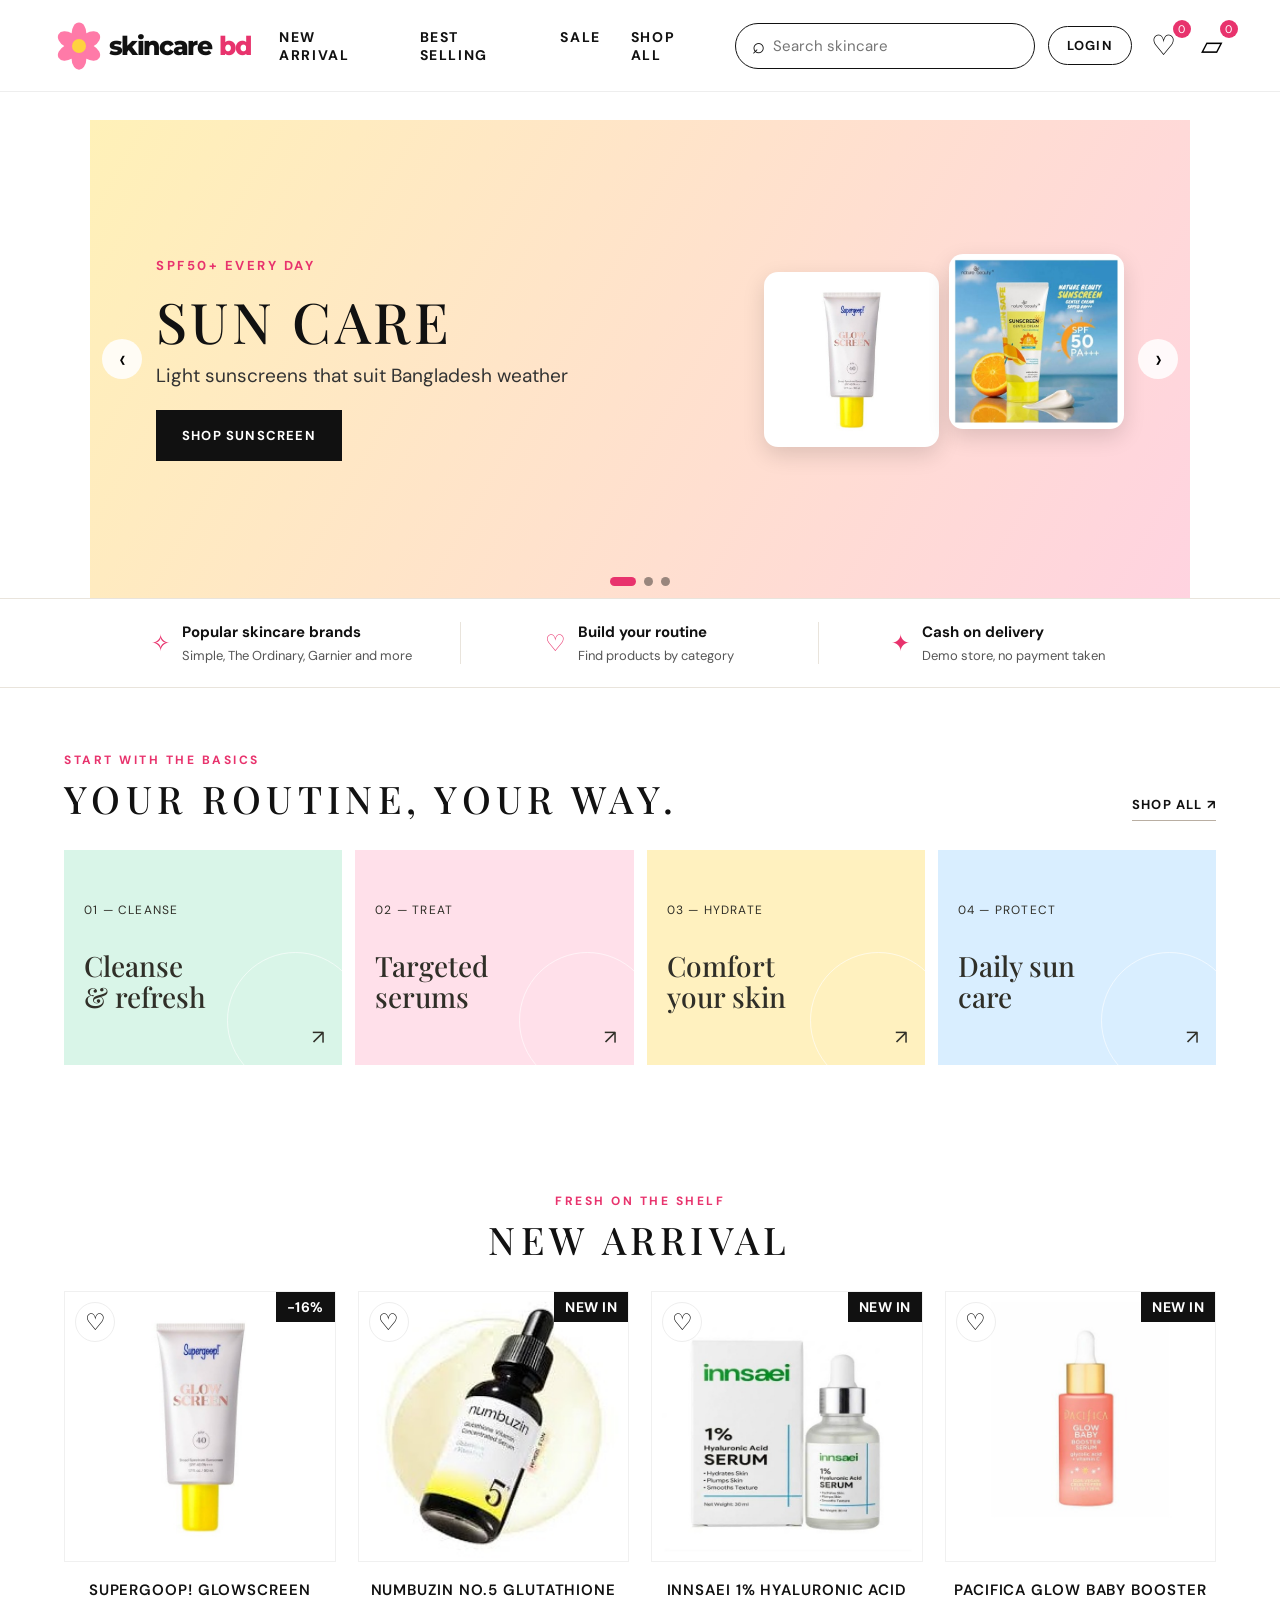
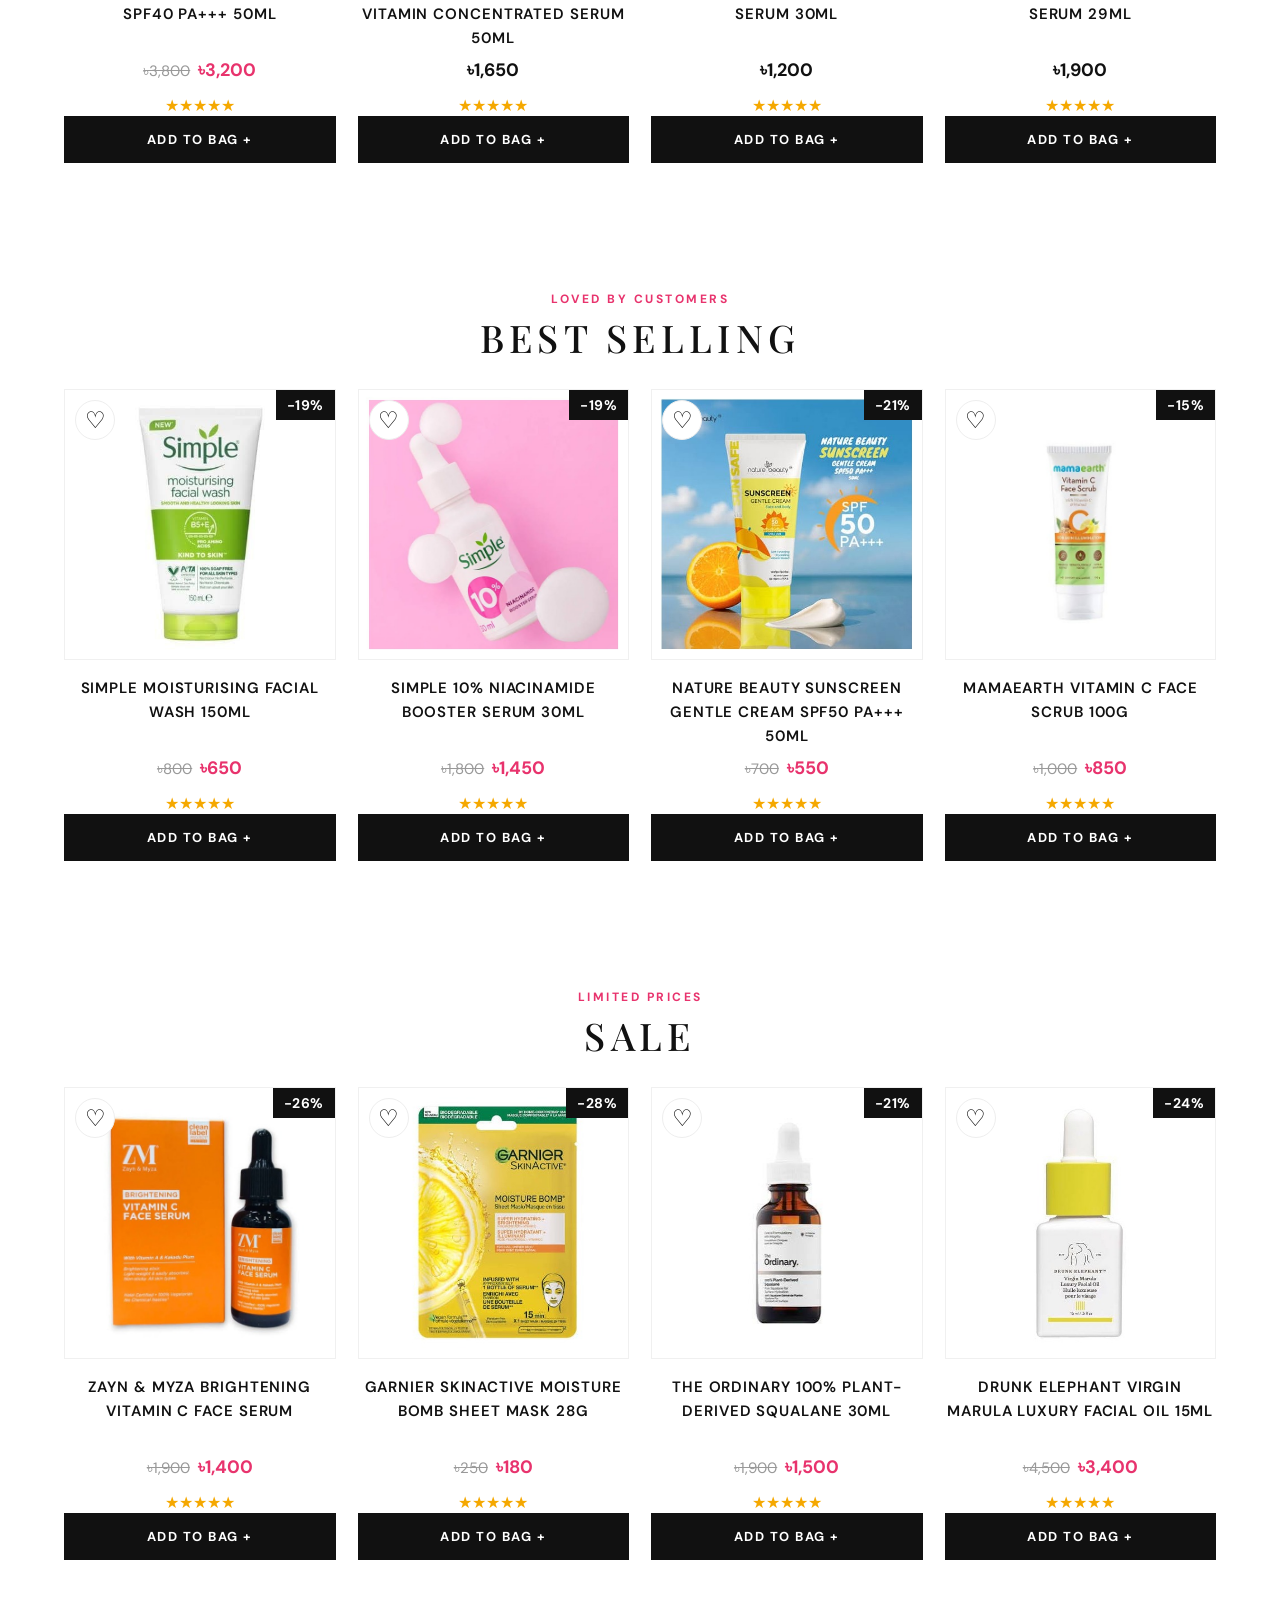
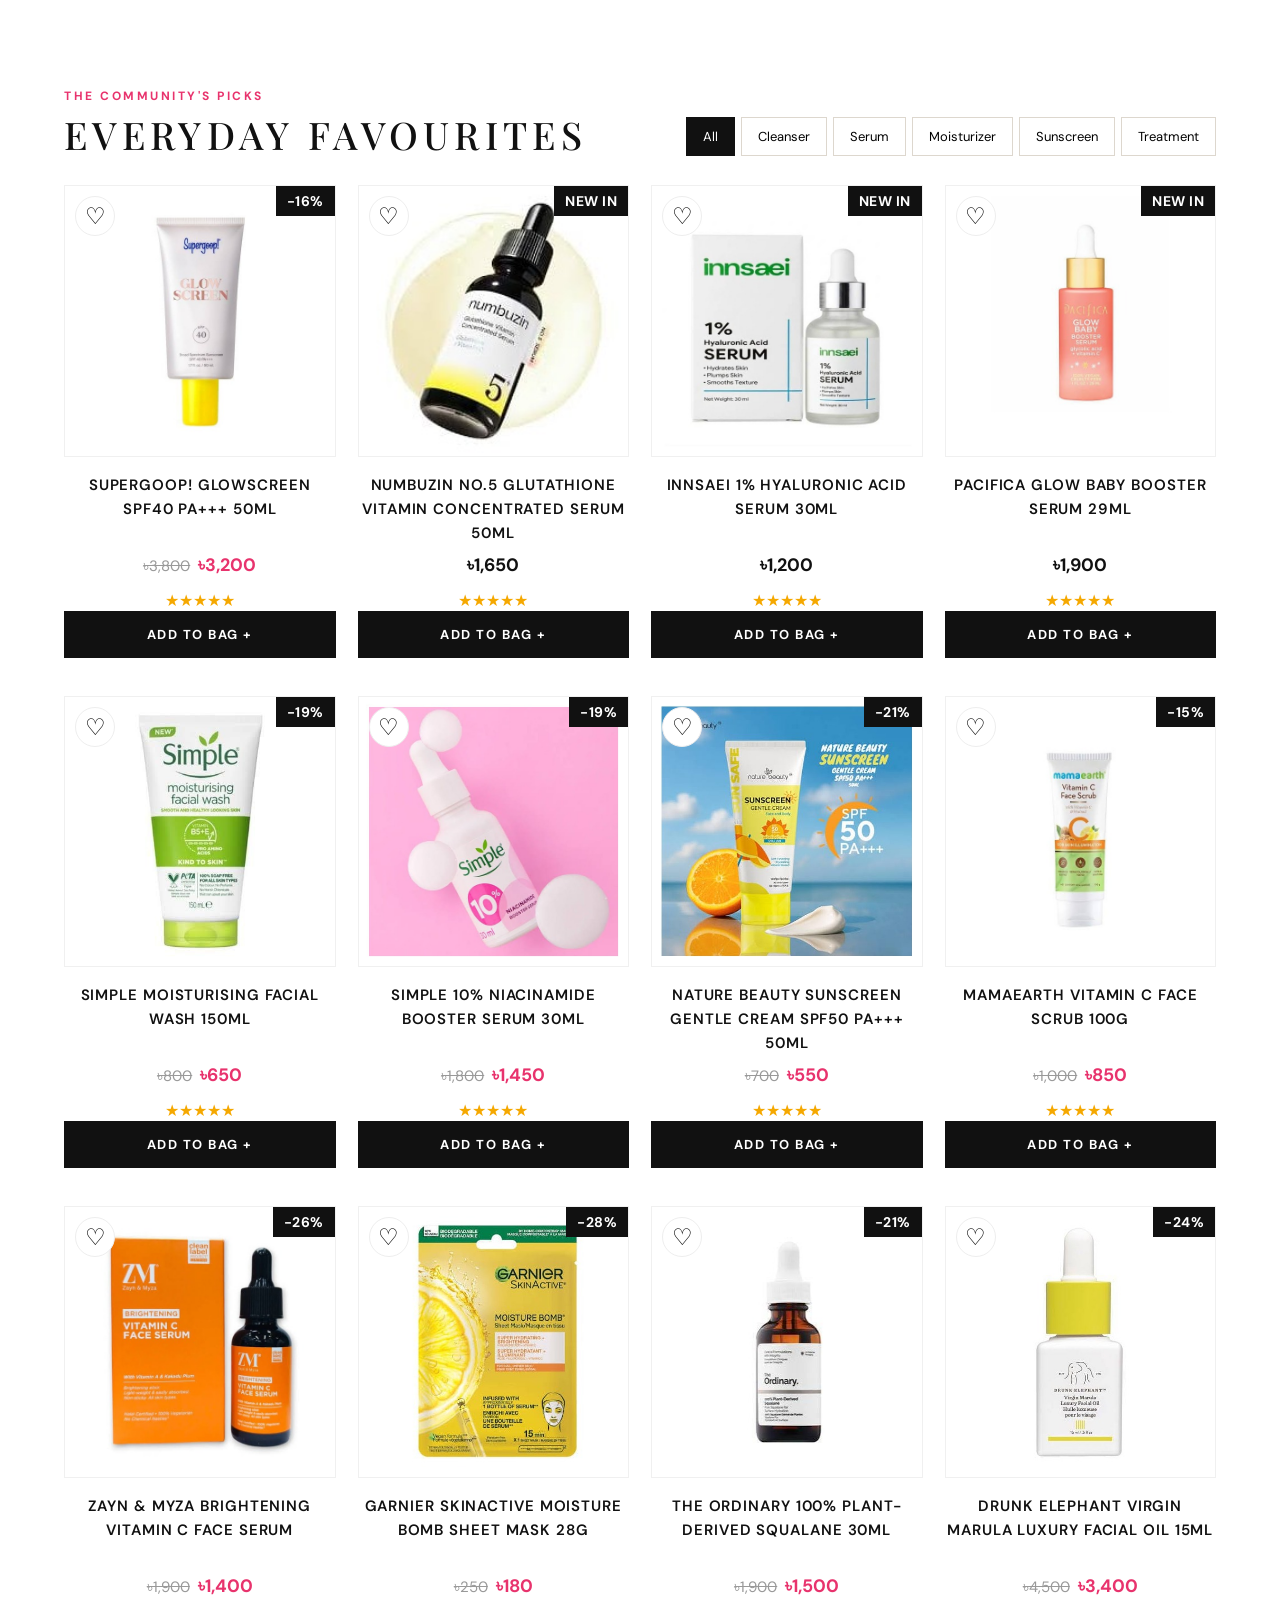
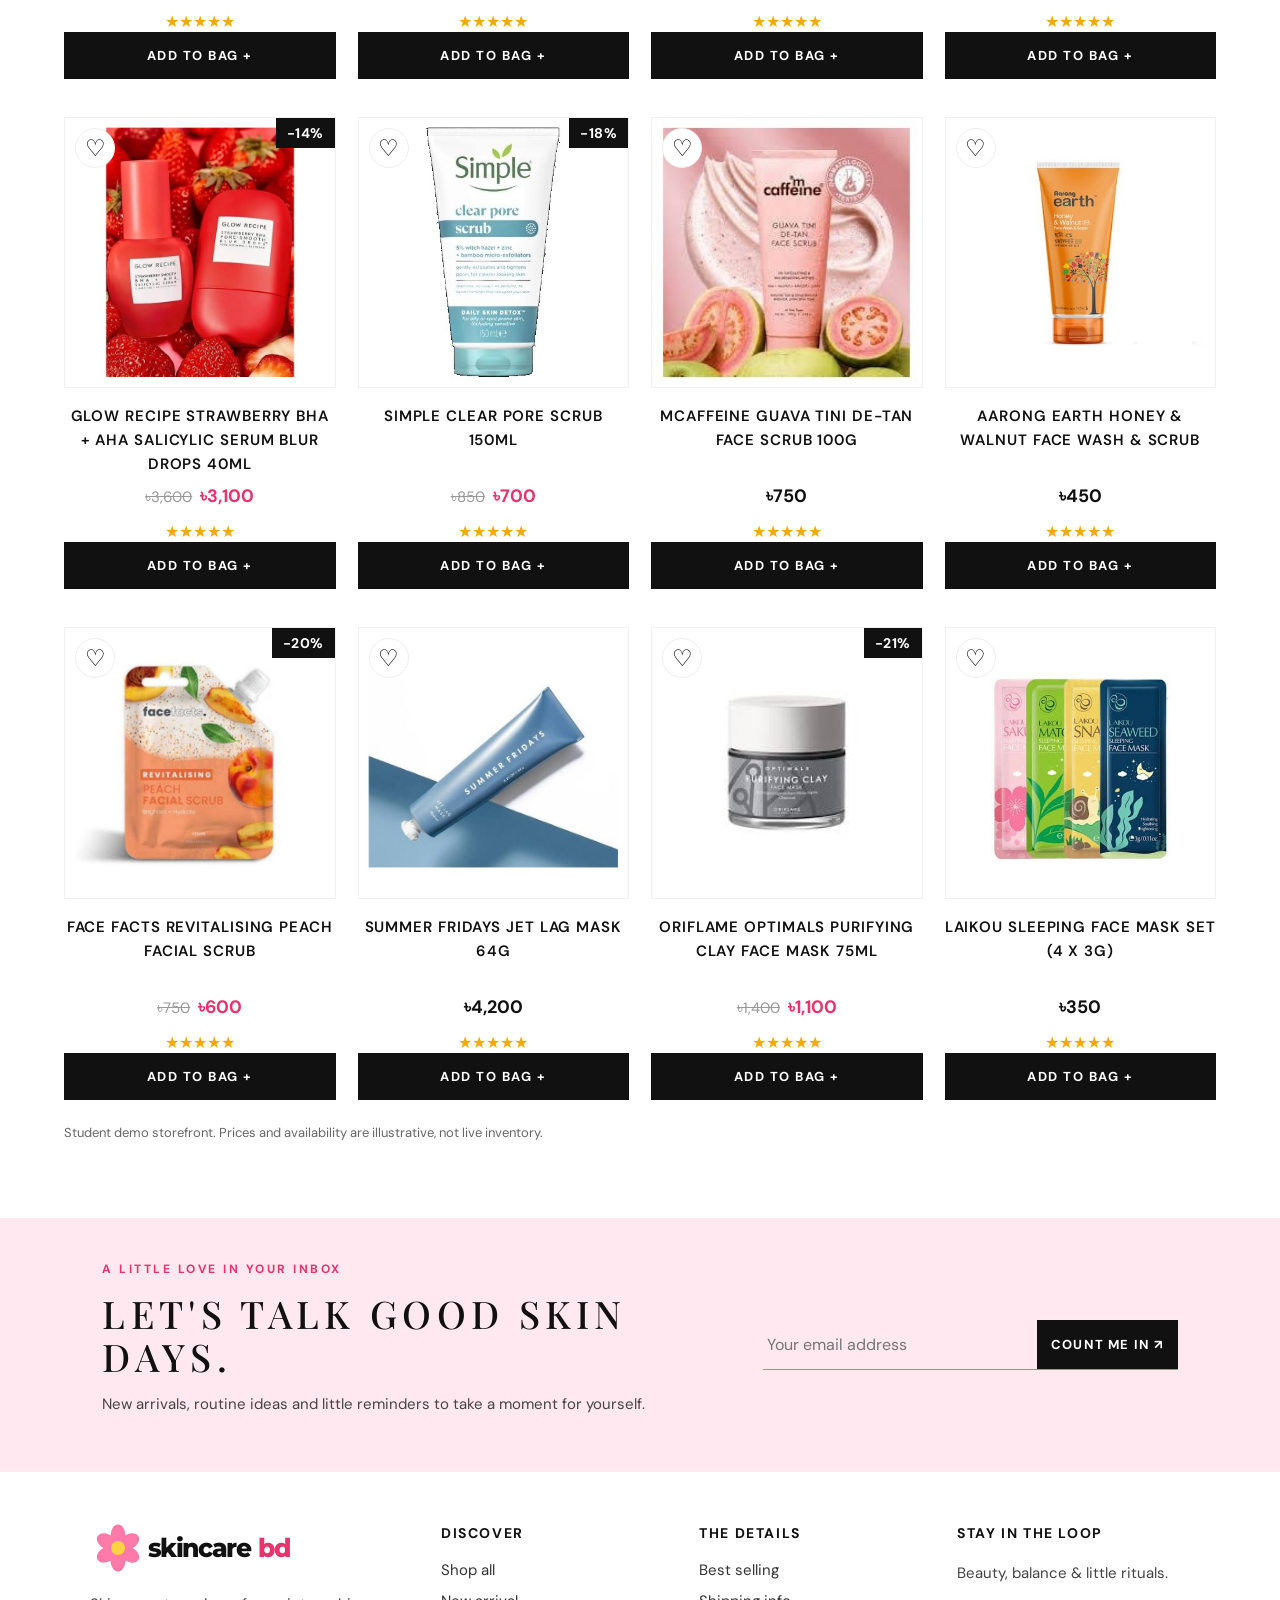
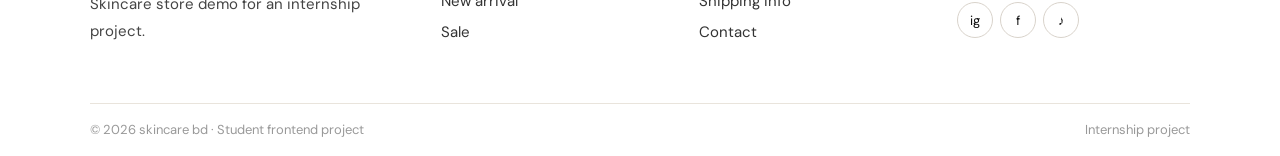
<file: index.html>
<!doctype html>
<html lang="en">
<head>
  <meta charset="utf-8">
  <meta name="viewport" content="width=device-width, initial-scale=1">
  <meta name="description" content="skincare bd: frontend-only skincare store demo.">
  <title>skincare bd | Skincare Store</title>
  <link rel="preconnect" href="https://fonts.googleapis.com">
  <link rel="preconnect" href="https://fonts.gstatic.com" crossorigin>
  <link href="https://fonts.googleapis.com/css2?family=DM+Sans:wght@400;500;600;700&family=Montserrat:wght@700;800&family=Playfair+Display:wght@400;500;600&display=swap" rel="stylesheet">
  <link rel="stylesheet" href="styles.css">
</head>
<body>
  <header class="header">
    <button class="mobile-toggle" id="mobileToggle" aria-label="Toggle navigation">☰</button>
    <a class="logo" href="#home" aria-label="skincare bd home"><svg viewBox="0 0 232 64" role="img" aria-hidden="true"><g transform="translate(32 32)"><g fill="#ff7aa8"><ellipse cx="0" cy="-14" rx="8.5" ry="13"/><ellipse cx="0" cy="-14" rx="8.5" ry="13" transform="rotate(60)"/><ellipse cx="0" cy="-14" rx="8.5" ry="13" transform="rotate(120)"/><ellipse cx="0" cy="-14" rx="8.5" ry="13" transform="rotate(180)"/><ellipse cx="0" cy="-14" rx="8.5" ry="13" transform="rotate(240)"/><ellipse cx="0" cy="-14" rx="8.5" ry="13" transform="rotate(300)"/></g><circle r="8" fill="#ffd23f"/></g><text x="66" y="42" font-family="Montserrat,Arial,sans-serif" font-weight="800" font-size="30" textLength="162" lengthAdjust="spacingAndGlyphs"><tspan fill="#111">skincare </tspan><tspan fill="#e8336d">bd</tspan></text></svg></a>
    <nav id="nav">
      <a href="#new">NEW ARRIVAL</a><a href="#best">BEST SELLING</a><a href="#sale">SALE</a><a href="#shop">SHOP ALL</a>
    </nav>
    <div class="header-tools">
      <label class="search"><span>⌕</span><input id="search" placeholder="Search skincare" aria-label="Search products"></label>
      <a class="login-btn" id="openAuth" href="login.html">LOGIN</a>
      <button class="header-icon" id="openWishlist" aria-label="Open wishlist">♡<i id="wishlistCount">0</i></button>
      <button class="header-icon" id="openCart" aria-label="Open cart">▱<i id="cartCount">0</i></button>
    </div>
  </header>

  <main id="home">
    <section class="slider" id="slider" aria-label="Featured banners">
      <div class="slide promo" style="background:linear-gradient(120deg,#fff1b8,#ffd3e0)"><div class="slide-text"><p class="kicker">SPF50+ EVERY DAY</p><h2>Sun care</h2><p>Light sunscreens that suit Bangladesh weather</p><a class="button dark" href="#shop">SHOP SUNSCREEN</a></div><div class="slide-art" data-art="1,7"></div></div>
      <div class="slide promo" style="background:linear-gradient(120deg,#d9f5e8,#dcefff)"><div class="slide-text"><p class="kicker">JUST LANDED</p><h2>New arrival</h2><p>Fresh picks from Supergoop!, Numbuzin, Innsaei and Pacifica</p><a class="button dark" href="#new">SEE NEW ARRIVAL</a></div><div class="slide-art" data-art="2,3,4"></div></div>
      <div class="slide promo" style="background:linear-gradient(120deg,#ffe0ea,#e7defc)"><div class="slide-text"><p class="kicker">LIMITED PRICES</p><h2>Sale</h2><p>The Ordinary, Drunk Elephant, Garnier and more at lower prices</p><a class="button dark" href="#sale">SHOP THE SALE</a></div><div class="slide-art" data-art="9,11,12"></div></div>
      <button class="slide-arrow prev" id="prevSlide" aria-label="Previous banner">‹</button><button class="slide-arrow next" id="nextSlide" aria-label="Next banner">›</button>
      <div class="dots" id="dots"></div>
    </section>

    <section class="benefits">
      <div><span>✧</span><p><b>Popular skincare brands</b><small>Simple, The Ordinary, Garnier and more</small></p></div>
      <div><span>♡</span><p><b>Build your routine</b><small>Find products by category</small></p></div>
      <div><span>✦</span><p><b>Cash on delivery</b><small>Demo store, no payment taken</small></p></div>
    </section>

    <section class="section categories" id="routine">
      <div class="section-title"><div><p class="kicker">START WITH THE BASICS</p><h2>Your routine, your way.</h2></div><a class="underlink" href="#shop">SHOP ALL ↗</a></div>
      <div class="category-grid">
        <button class="category c1" data-category="Cleanser"><small>01 — CLEANSE</small><b>Cleanse<br>& refresh</b><span>↗</span></button>
        <button class="category c2" data-category="Serum"><small>02 — TREAT</small><b>Targeted<br>serums</b><span>↗</span></button>
        <button class="category c3" data-category="Moisturizer"><small>03 — HYDRATE</small><b>Comfort<br>your skin</b><span>↗</span></button>
        <button class="category c4" data-category="Sunscreen"><small>04 — PROTECT</small><b>Daily sun<br>care</b><span>↗</span></button>
      </div>
    </section>

    <section class="section" id="new"><div class="section-title center"><div><p class="kicker">FRESH ON THE SHELF</p><h2>New arrival</h2></div></div><div class="products" id="newGrid"></div></section>

    <section class="section" id="best"><div class="section-title center"><div><p class="kicker">LOVED BY CUSTOMERS</p><h2>Best selling</h2></div></div><div class="products" id="bestGrid"></div></section>

    <section class="section" id="sale"><div class="section-title center"><div><p class="kicker">LIMITED PRICES</p><h2>Sale</h2></div></div><div class="products" id="saleGrid"></div></section>

    <section class="section shop" id="shop">
      <div class="section-title shop-heading"><div><p class="kicker">THE COMMUNITY'S PICKS</p><h2>Everyday favourites</h2></div><div class="filters" id="filters"><button class="filter active" data-filter="All">All</button><button class="filter" data-filter="Cleanser">Cleanser</button><button class="filter" data-filter="Serum">Serum</button><button class="filter" data-filter="Moisturizer">Moisturizer</button><button class="filter" data-filter="Sunscreen">Sunscreen</button><button class="filter" data-filter="Treatment">Treatment</button></div></div>
      <div class="products" id="shopGrid"></div>
      <p class="disclaimer">Student demo storefront. Prices and availability are illustrative, not live inventory.</p>
    </section>

    <section class="newsletter">
      <div><p class="kicker">A LITTLE LOVE IN YOUR INBOX</p><h2>Let's talk good skin days.</h2><p>New arrivals, routine ideas and little reminders to take a moment for yourself.</p></div>
      <form id="newsletterForm"><input type="email" required placeholder="Your email address" aria-label="Your email address"><button class="button dark" type="submit">COUNT ME IN ↗</button></form>
      <span class="newsletter-result" id="newsletterResult" aria-live="polite"></span>
    </section>
  </main>

  <footer class="footer">
    <div class="footer-main"><a class="logo" href="#home" aria-label="skincare bd home"><svg viewBox="0 0 232 64" role="img" aria-hidden="true"><g transform="translate(32 32)"><g fill="#ff7aa8"><ellipse cx="0" cy="-14" rx="8.5" ry="13"/><ellipse cx="0" cy="-14" rx="8.5" ry="13" transform="rotate(60)"/><ellipse cx="0" cy="-14" rx="8.5" ry="13" transform="rotate(120)"/><ellipse cx="0" cy="-14" rx="8.5" ry="13" transform="rotate(180)"/><ellipse cx="0" cy="-14" rx="8.5" ry="13" transform="rotate(240)"/><ellipse cx="0" cy="-14" rx="8.5" ry="13" transform="rotate(300)"/></g><circle r="8" fill="#ffd23f"/></g><text x="66" y="42" font-family="Montserrat,Arial,sans-serif" font-weight="800" font-size="30" textLength="162" lengthAdjust="spacingAndGlyphs"><tspan fill="#111">skincare </tspan><tspan fill="#e8336d">bd</tspan></text></svg></a><p>Skincare store demo for an internship project.</p></div>
    <div><h3>DISCOVER</h3><a href="#shop">Shop all</a><a href="#new">New arrival</a><a href="#sale">Sale</a></div>
    <div><h3>THE DETAILS</h3><a href="#best">Best selling</a><a href="#footerEnd">Shipping info</a><a href="#footerEnd">Contact</a></div>
    <div><h3>STAY IN THE LOOP</h3><p>Beauty, balance & little rituals.</p><div class="social"><a href="#footerEnd">ig</a><a href="#footerEnd">f</a><a href="#footerEnd">♪</a></div></div>
    <div class="footer-bottom" id="footerEnd"><span>© 2026 skincare bd · Student frontend project</span><span>Internship project</span></div>
  </footer>

  <div class="shade" id="shade"></div>
  <aside class="drawer" id="cartDrawer" aria-hidden="true"><div class="drawer-head"><h2>Your bag <span id="drawerCartCount">(0)</span></h2><button data-close aria-label="Close cart">×</button></div><div class="drawer-body" id="cartBody"></div><div class="drawer-foot"><div class="total"><span>Subtotal</span><b id="subtotal">৳0</b></div><p>Shipping calculated at checkout.</p><button class="button dark full" id="checkout">CONTINUE TO CHECKOUT ↗</button><small>Demo only — no payment is collected.</small></div></aside>
  <aside class="drawer" id="wishDrawer" aria-hidden="true"><div class="drawer-head"><h2>Saved favourites <span id="drawerWishCount">(0)</span></h2><button data-close aria-label="Close wishlist">×</button></div><div class="drawer-body" id="wishBody"></div></aside>
  <div class="toast" id="toast" role="status"></div>
  <script src="app.js"></script>
</body>
</html>
</file>
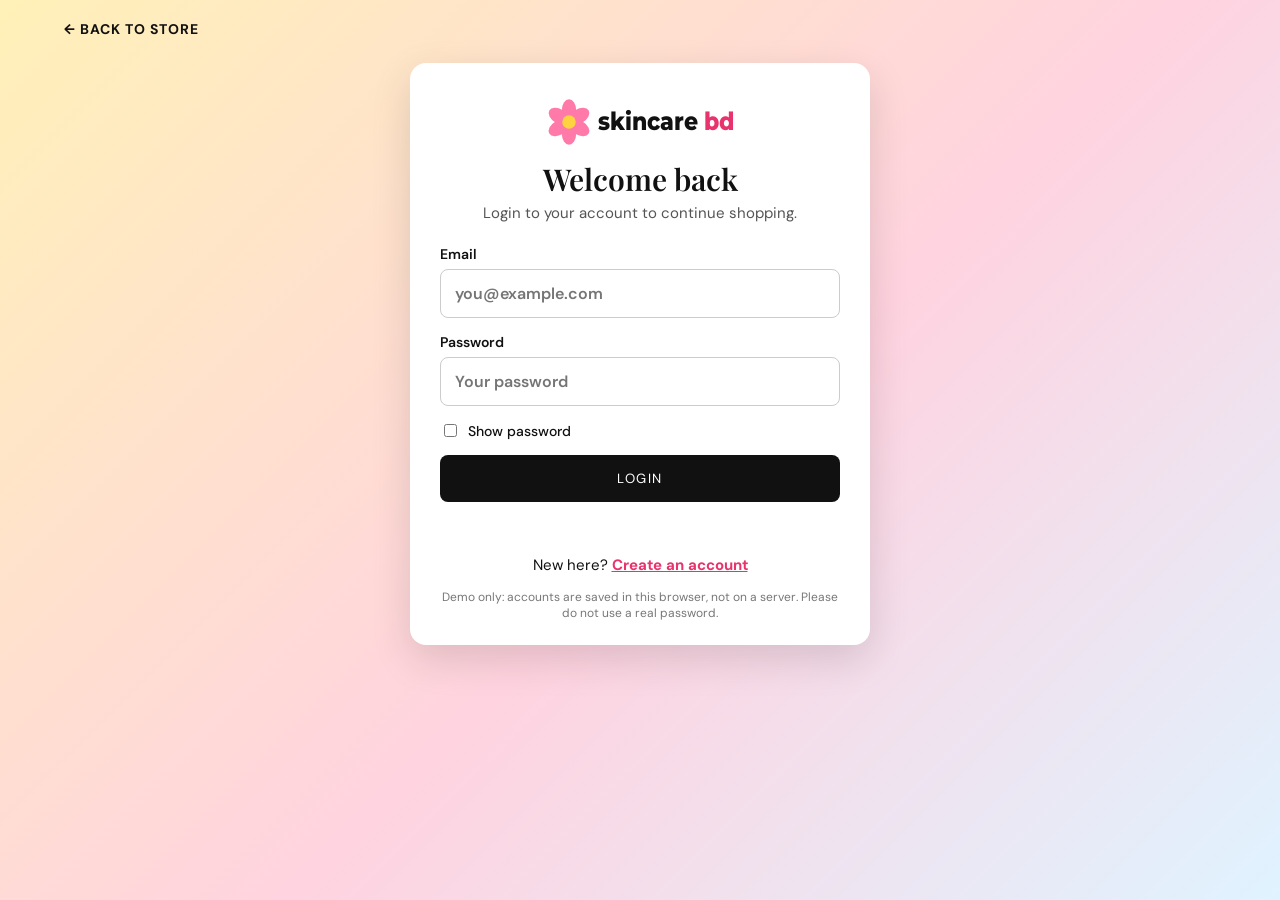
<file: login.html>
<!doctype html>
<html lang="en">
<head>
  <meta charset="utf-8">
  <meta name="viewport" content="width=device-width, initial-scale=1">
  <title>Login | skincare bd</title>
  <link rel="preconnect" href="https://fonts.googleapis.com">
  <link rel="preconnect" href="https://fonts.gstatic.com" crossorigin>
  <link href="https://fonts.googleapis.com/css2?family=DM+Sans:wght@400;500;600;700&family=Montserrat:wght@700;800&family=Playfair+Display:wght@400;500;600&display=swap" rel="stylesheet">
  <link rel="stylesheet" href="auth.css">
</head>
<body class="auth-page">
  <header class="auth-top"><a class="back" href="index.html">← BACK TO STORE</a></header>
  <main class="auth-card">
    <a class="logo" href="index.html" aria-label="skincare bd home"><svg viewBox="0 0 232 64" role="img" aria-hidden="true"><g transform="translate(32 32)"><g fill="#ff7aa8"><ellipse cx="0" cy="-14" rx="8.5" ry="13"/><ellipse cx="0" cy="-14" rx="8.5" ry="13" transform="rotate(60)"/><ellipse cx="0" cy="-14" rx="8.5" ry="13" transform="rotate(120)"/><ellipse cx="0" cy="-14" rx="8.5" ry="13" transform="rotate(180)"/><ellipse cx="0" cy="-14" rx="8.5" ry="13" transform="rotate(240)"/><ellipse cx="0" cy="-14" rx="8.5" ry="13" transform="rotate(300)"/></g><circle r="8" fill="#ffd23f"/></g><text x="66" y="42" font-family="Montserrat,Arial,sans-serif" font-weight="800" font-size="30" textLength="162" lengthAdjust="spacingAndGlyphs"><tspan fill="#111">skincare </tspan><tspan fill="#e8336d">bd</tspan></text></svg></a>
    <h1>Welcome back</h1>
    <p class="sub">Login to your account to continue shopping.</p>
    <form id="loginForm" novalidate>
      <label>Email<input type="email" id="loginEmail" autocomplete="email" placeholder="you@example.com"></label>
      <label>Password<input type="password" id="loginPass" autocomplete="current-password" placeholder="Your password"></label>
      <label class="show"><input type="checkbox" id="showPass"> Show password</label>
      <button class="btn" type="submit">LOGIN</button>
      <p class="form-msg" id="formMsg" role="alert"></p>
    </form>
    <p class="switch">New here? <a href="register.html">Create an account</a></p>
    <p class="demo-note">Demo only: accounts are saved in this browser, not on a server. Please do not use a real password.</p>
  </main>
  <script src="auth.js"></script>
</body>
</html>
</file>
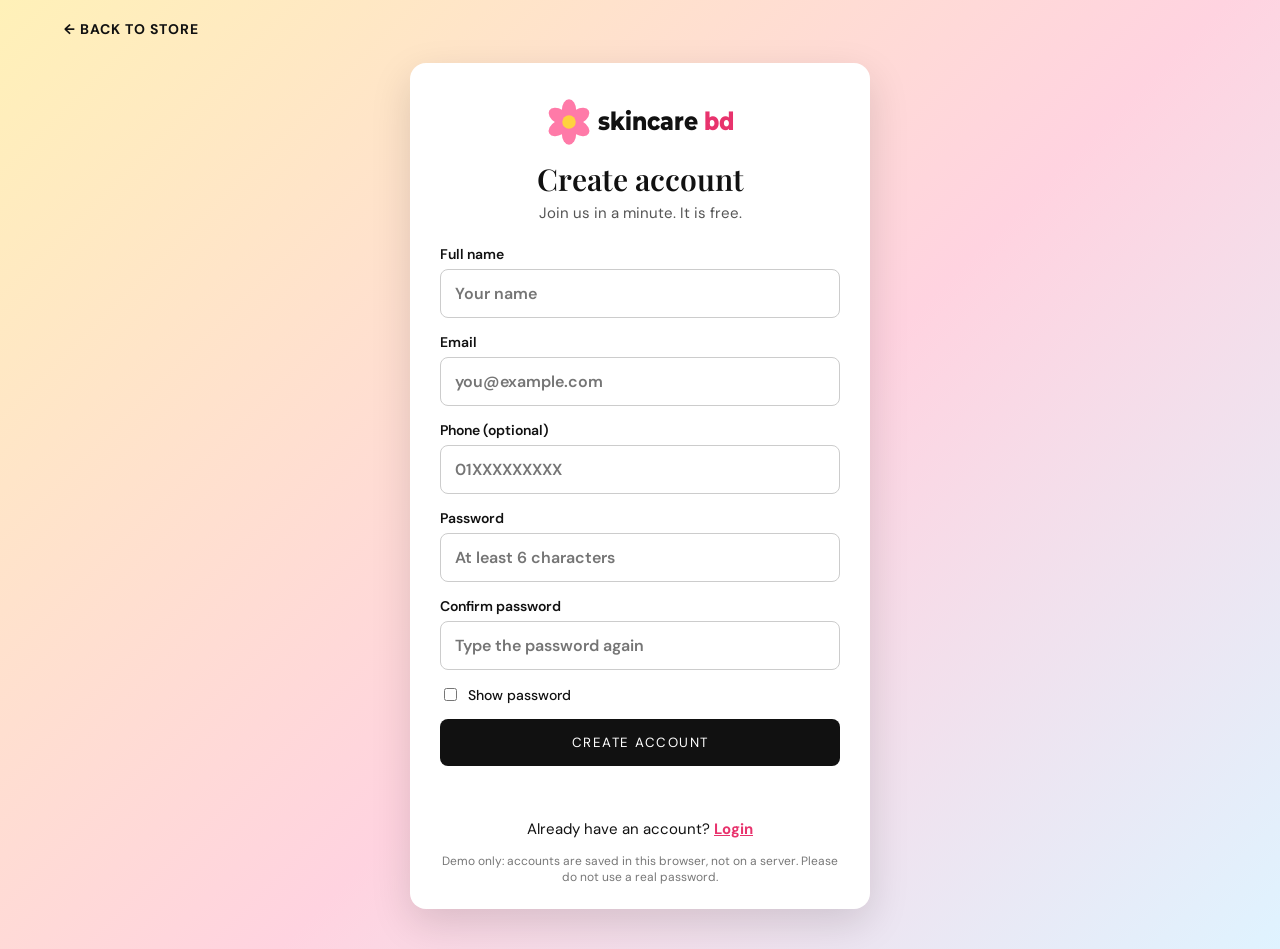
<file: register.html>
<!doctype html>
<html lang="en">
<head>
  <meta charset="utf-8">
  <meta name="viewport" content="width=device-width, initial-scale=1">
  <title>Register | skincare bd</title>
  <link rel="preconnect" href="https://fonts.googleapis.com">
  <link rel="preconnect" href="https://fonts.gstatic.com" crossorigin>
  <link href="https://fonts.googleapis.com/css2?family=DM+Sans:wght@400;500;600;700&family=Montserrat:wght@700;800&family=Playfair+Display:wght@400;500;600&display=swap" rel="stylesheet">
  <link rel="stylesheet" href="auth.css">
</head>
<body class="auth-page">
  <header class="auth-top"><a class="back" href="index.html">← BACK TO STORE</a></header>
  <main class="auth-card">
    <a class="logo" href="index.html" aria-label="skincare bd home"><svg viewBox="0 0 232 64" role="img" aria-hidden="true"><g transform="translate(32 32)"><g fill="#ff7aa8"><ellipse cx="0" cy="-14" rx="8.5" ry="13"/><ellipse cx="0" cy="-14" rx="8.5" ry="13" transform="rotate(60)"/><ellipse cx="0" cy="-14" rx="8.5" ry="13" transform="rotate(120)"/><ellipse cx="0" cy="-14" rx="8.5" ry="13" transform="rotate(180)"/><ellipse cx="0" cy="-14" rx="8.5" ry="13" transform="rotate(240)"/><ellipse cx="0" cy="-14" rx="8.5" ry="13" transform="rotate(300)"/></g><circle r="8" fill="#ffd23f"/></g><text x="66" y="42" font-family="Montserrat,Arial,sans-serif" font-weight="800" font-size="30" textLength="162" lengthAdjust="spacingAndGlyphs"><tspan fill="#111">skincare </tspan><tspan fill="#e8336d">bd</tspan></text></svg></a>
    <h1>Create account</h1>
    <p class="sub">Join us in a minute. It is free.</p>
    <form id="registerForm" novalidate>
      <label>Full name<input type="text" id="regName" autocomplete="name" placeholder="Your name"></label>
      <label>Email<input type="email" id="regEmail" autocomplete="email" placeholder="you@example.com"></label>
      <label>Phone (optional)<input type="tel" id="regPhone" autocomplete="tel" placeholder="01XXXXXXXXX"></label>
      <label>Password<input type="password" id="regPass" autocomplete="new-password" placeholder="At least 6 characters"></label>
      <label>Confirm password<input type="password" id="regPass2" autocomplete="new-password" placeholder="Type the password again"></label>
      <label class="show"><input type="checkbox" id="showPass"> Show password</label>
      <button class="btn" type="submit">CREATE ACCOUNT</button>
      <p class="form-msg" id="formMsg" role="alert"></p>
    </form>
    <p class="switch">Already have an account? <a href="login.html">Login</a></p>
    <p class="demo-note">Demo only: accounts are saved in this browser, not on a server. Please do not use a real password.</p>
  </main>
  <script src="auth.js"></script>
</body>
</html>
</file>
<file: styles.css>
:root{--ink:#262820;--muted:#77776e;--paper:#f8f5ef;--line:#e9e4dc;--clay:#a77760;--sage:#dfe6d9;--serif:"Playfair Display",Georgia,serif;--sans:"DM Sans",Arial,sans-serif}*{box-sizing:border-box}html{scroll-behavior:smooth;scroll-padding-top:95px}body{margin:0;color:var(--ink);font-family:var(--sans)}a{color:inherit;text-decoration:none}button,input{font:inherit}.topline{background:#303329;color:#fff;text-align:center;font-size:9px;letter-spacing:1.8px;padding:10px 14px}.header{height:83px;padding:0 5.8%;display:flex;align-items:center;justify-content:space-between;gap:25px;position:sticky;top:0;background:#fff;z-index:20;border-bottom:1px solid #f0ede8}.logo{display:flex;align-items:center;gap:9px;font-size:23px;font-weight:600;letter-spacing:-1.3px;white-space:nowrap}.logo-icon{width:35px;height:35px;border-radius:50% 50% 50% 10%;display:grid;place-items:center;background:#dce4d6;color:#42503e;font-family:var(--serif);font-size:29px;font-weight:400}.logo small{display:block;font-size:6px;letter-spacing:1.9px;margin-top:7px;font-weight:700}.header nav{display:flex;gap:25px}.header nav a,.footer h3{font-size:9px;font-weight:700;letter-spacing:1.3px}.header nav a:hover,.underlink:hover{color:var(--clay)}.header-tools{display:flex;align-items:center;gap:13px}.search{display:flex;align-items:center;gap:6px;border-bottom:1px solid #d8d2c9;padding:5px 0;width:145px}.search span{font-size:24px}.search input{border:0;outline:0;width:100%;font-size:10px}.header-icon{border:0;background:transparent;font-size:23px;position:relative;cursor:pointer}.header-icon i{font-style:normal;position:absolute;right:-7px;top:-3px;min-width:15px;height:15px;border-radius:50%;background:#dce4d6;font-size:9px;display:grid;place-items:center}.mobile-toggle{display:none}.hero{min-height:490px;padding:45px 7%;display:grid;grid-template-columns:.9fr 1.1fr;gap:5%;align-items:center;background:linear-gradient(110deg,#faf7f2 0%,#faf7f2 49%,#efe2d6 49%,#efe2d6 100%);overflow:hidden}.kicker{font-size:9px;font-weight:700;letter-spacing:2px;color:#86786d;margin:0 0 15px}.hero h1{font:500 clamp(48px,5.5vw,75px)/1.03 var(--serif);letter-spacing:-2.6px;margin:0 0 20px}.hero h1 em,.editorial h2 em{color:#a27661;font-weight:400}.intro{max-width:350px;color:#77736b;font-size:12px;line-height:1.9;margin:0 0 25px}.button{border:0;display:inline-flex;align-items:center;justify-content:center;gap:23px;padding:15px 19px;font-size:9px;letter-spacing:1.2px;font-weight:700;cursor:pointer;transition:.2s}.button.dark{background:#303329;color:#fff}.button.dark:hover{background:#697660;transform:translateY(-1px)}.hero-foot{margin-top:31px;display:flex;align-items:center;gap:10px;color:#8b8177;font-size:9px}.hero-foot span{width:30px;height:1px;background:#b9a99b}.hero-art{position:relative}.hero-art>img{width:100%;height:370px;object-fit:cover;position:relative;mix-blend-mode:multiply;filter:saturate(.78)}.orb{position:absolute;width:70%;aspect-ratio:1;border-radius:50%;background:#d8c1ad;right:8%;top:8%}.round-note{position:absolute;right:-5px;top:8%;background:#dce4d6;width:85px;height:85px;border-radius:50%;display:grid;align-content:center;text-align:center;font-size:8px;letter-spacing:1px;line-height:1.7;transform:rotate(8deg)}.image-caption{position:absolute;bottom:4px;left:10px;font-size:7px;letter-spacing:1.5px;color:white;text-shadow:0 1px 4px #333}.benefits{padding:23px 8%;display:grid;grid-template-columns:repeat(3,1fr);border-block:1px solid var(--line)}.benefits>div{display:flex;align-items:center;justify-content:center;gap:12px;border-right:1px solid var(--line)}.benefits>div:last-child{border:0}.benefits>div>span{font-size:23px;color:#a07f69}.benefits p{margin:0}.benefits b,.benefits small{display:block}.benefits b{font-size:10px}.benefits small{font-size:9px;color:var(--muted);margin-top:5px}.section{padding:72px 7%}.section-title{display:flex;align-items:end;justify-content:space-between;gap:20px;margin-bottom:29px}.section-title .kicker{margin-bottom:9px}.section-title h2,.newsletter h2{font:500 clamp(30px,3.2vw,42px)/1.15 var(--serif);letter-spacing:-.8px;margin:0}.underlink{font-size:9px;font-weight:700;letter-spacing:1.2px;border-bottom:1px solid #b9aea2;padding-bottom:7px;white-space:nowrap}.category-grid{display:grid;grid-template-columns:repeat(4,1fr);gap:13px}.category{min-height:215px;text-align:left;border:0;padding:20px;position:relative;cursor:pointer;color:#302f28;overflow:hidden;transition:transform .2s}.category:hover{transform:translateY(-4px)}.category:after{content:"";position:absolute;width:135px;height:135px;border:1px solid #ffffff9c;border-radius:50%;right:-22px;bottom:-24px}.category small{font-size:8px;letter-spacing:1.2px;display:block;margin-bottom:32px}.category b{font:500 26px/1.13 var(--serif);display:block}.category span{position:absolute;right:17px;bottom:15px;font-size:20px}.c1{background:#e4e6da}.c2{background:#ead7cf}.c3{background:#e9dfce}.c4{background:#dce5d9}.spark{font-size:22px;color:#a77c65}.products{display:grid;grid-template-columns:repeat(4,minmax(0,1fr));gap:28px 15px}.product{min-width:0}.product-photo{position:relative;aspect-ratio:.82;background:#f6f3ee;overflow:hidden}.product-photo img{width:100%;height:100%;object-fit:cover;mix-blend-mode:multiply;transition:transform .4s}.product:hover .product-photo img{transform:scale(1.045)}.badge{position:absolute;left:10px;top:10px;background:#fff;padding:6px 7px;font-size:7px;letter-spacing:.7px}.heart{position:absolute;right:10px;top:10px;border:0;border-radius:50%;background:#ffffffdf;width:31px;height:31px;font-size:18px;cursor:pointer}.heart.on{color:#a65353}.add{position:absolute;bottom:0;left:0;width:100%;border:0;background:#303329;color:white;padding:13px;font-size:8px;letter-spacing:1.3px;cursor:pointer;transform:translateY(101%);transition:transform .22s}.product:hover .add,.add:focus{transform:translateY(0)}.product-brand{font-size:8px;letter-spacing:1.5px;color:#8d7d71;font-weight:700;margin:12px 0 6px}.product-name{font-size:10px;line-height:1.6;min-height:34px;margin:0 0 8px}.price{font-size:12px;font-weight:700}.old{font-size:10px;color:#999;text-decoration:line-through;margin-left:6px;font-weight:400}.rating{font-size:10px;color:#a77c55;margin-top:7px}.editorial{display:grid;grid-template-columns:1fr 1fr;background:#f3eee7}.editorial-photo{min-height:370px}.editorial-photo img{display:block;width:100%;height:100%;object-fit:cover}.editorial-copy{padding:55px 12%;display:flex;flex-direction:column;justify-content:center;align-items:flex-start}.editorial h2{font:500 clamp(37px,4vw,52px)/1.1 var(--serif);letter-spacing:-1.5px;margin:0 0 17px}.editorial-copy>p:not(.kicker){font-size:11px;line-height:1.9;color:#77736b;max-width:360px;margin:0 0 23px}.shop{padding-top:72px}.filters{display:flex;gap:6px;flex-wrap:wrap}.filter{border:1px solid #ddd7ce;background:#fff;padding:8px 12px;font-size:9px;cursor:pointer}.filter.active,.filter:hover{background:#303329;color:#fff;border-color:#303329}.disclaimer{font-size:9px;color:#999;margin-top:24px}.newsletter{background:#e1e7dc;padding:43px 8%;display:flex;align-items:center;justify-content:space-between;gap:30px;position:relative}.newsletter h2{font-size:32px}.newsletter>div>p:not(.kicker){font-size:10px;color:#72786b}.newsletter form{display:flex;width:min(440px,50%);border-bottom:1px solid #92988a}.newsletter input{flex:1;min-width:0;background:transparent;border:0;outline:0;padding:14px 4px;font-size:10px}.newsletter .button{white-space:nowrap;padding:14px}.newsletter-result{position:absolute;right:8%;bottom:8px;font-size:9px}.footer{padding:48px 7% 18px;display:grid;grid-template-columns:1.4fr 1fr 1fr 1fr;gap:25px}.footer-main p,.footer>div>p{font-size:10px;line-height:1.8;color:#7b7971}.footer h3{margin:4px 0 18px}.footer>div>a:not(.logo){display:block;font-size:10px;color:#77736b;margin:11px 0}.social{display:flex;gap:7px}.social a{border:1px solid #d9d3cb;border-radius:50%;width:28px;height:28px;display:grid;place-items:center;font-size:10px}.footer-bottom{grid-column:1/-1;border-top:1px solid var(--line);padding-top:17px;margin-top:18px;display:flex;justify-content:space-between;font-size:9px;color:#999}.shade{position:fixed;inset:0;background:#17171375;z-index:40;opacity:0;visibility:hidden;transition:.25s}.shade.show{opacity:1;visibility:visible}.drawer{position:fixed;z-index:50;right:0;top:0;height:100dvh;width:min(420px,100%);background:white;transform:translateX(101%);transition:transform .28s;display:flex;flex-direction:column}.drawer.open{transform:translateX(0)}.drawer-head{padding:22px 24px;border-bottom:1px solid var(--line);display:flex;justify-content:space-between;align-items:center}.drawer-head h2{font:500 25px var(--serif);margin:0}.drawer-head button{font-size:28px;background:none;border:0;cursor:pointer}.drawer-body{padding:17px 23px;overflow:auto;flex:1}.empty{padding:45px 5px;text-align:center;font-size:11px;line-height:1.8;color:#8b867e}.bag-row{display:grid;grid-template-columns:70px 1fr auto;gap:12px;padding:13px 0;border-bottom:1px solid var(--line);align-items:center}.bag-row img{width:70px;height:82px;object-fit:cover;background:var(--paper)}.bag-row h4{font-size:10px;line-height:1.5;margin:0 0 7px}.bag-row p{font-size:11px;font-weight:700;margin:0}.qty{display:flex;align-items:center;gap:9px;margin-top:8px}.qty button,.remove{width:23px;height:23px;border:1px solid #ddd7ce;background:white;cursor:pointer}.remove{border:0;color:#999}.drawer-foot{padding:20px 23px;border-top:1px solid var(--line)}.total{display:flex;justify-content:space-between;font-size:12px}.drawer-foot p,.drawer-foot small{font-size:9px;color:#8b867e}.full{width:100%;margin:9px 0}.drawer-foot small{display:block;text-align:center}.toast{position:fixed;bottom:22px;left:50%;transform:translate(-50%,18px);opacity:0;pointer-events:none;z-index:80;background:#303329;color:white;padding:12px 18px;font-size:10px;transition:.2s}.toast.show{opacity:1;transform:translate(-50%,0)}@media(max-width:1000px){.header{padding:0 3%;gap:13px}.header nav{gap:12px}.search{width:115px}.products{grid-template-columns:repeat(3,minmax(0,1fr))}.section{padding-left:5%;padding-right:5%}}@media(max-width:740px){.topline{font-size:7px;letter-spacing:1px}.header{height:70px;padding:0 4%;gap:10px}.mobile-toggle{display:block;background:none;border:0;font-size:19px}.logo{font-size:19px;gap:7px}.logo-icon{width:30px;height:30px;font-size:25px}.logo small{font-size:5px}.header nav{display:none;position:absolute;top:69px;left:0;right:0;background:#fff;padding:20px 7%;box-shadow:0 10px 15px #0000000d;flex-direction:column;gap:20px}.header nav.open{display:flex}.header-tools{gap:6px}.search{width:25px;border:0}.search input{width:0;padding:0}.search:focus-within{width:130px;border-bottom:1px solid #d8d2c9}.search:focus-within input{width:100%}.header-icon{font-size:20px}.hero{grid-template-columns:1fr;padding:40px 7% 30px;gap:18px;background:linear-gradient(180deg,#faf7f2 0%,#faf7f2 48%,#efe2d6 48%,#efe2d6 100%)}.hero h1{font-size:53px}.hero-art>img{height:270px}.round-note{width:73px;height:73px;font-size:7px}.benefits{padding:18px 2%;gap:5px}.benefits>div{justify-content:flex-start;padding:0 5px;gap:6px}.benefits>div>span{font-size:18px}.benefits b{font-size:8px}.benefits small{font-size:7px;line-height:1.4}.section{padding:48px 5%}.section-title{align-items:flex-start;flex-direction:column}.section-title h2{font-size:34px}.category-grid{grid-template-columns:repeat(2,1fr)}.category{min-height:175px;padding:16px}.category small{margin-bottom:25px}.category b{font-size:23px}.products{grid-template-columns:repeat(2,minmax(0,1fr));gap:20px 11px}.add{transform:translateY(0);padding:10px}.product-name{font-size:9px}.editorial{grid-template-columns:1fr}.editorial-photo{height:250px;min-height:250px}.editorial-copy{padding:40px 7%}.editorial h2{font-size:42px}.filters{gap:5px}.filter{padding:8px 9px}.newsletter{display:block;padding:36px 7%}.newsletter h2{font-size:29px}.newsletter form{width:100%;margin-top:17px}.newsletter-result{position:static;display:block;margin-top:7px}.footer{grid-template-columns:1fr 1fr;padding:40px 7% 18px;gap:25px 16px}.footer-main{grid-column:1/-1}.footer-bottom{gap:10px;line-height:1.5}.footer-bottom span:last-child{white-space:nowrap}}@media(max-width:380px){.logo{font-size:17px}.header-tools{gap:4px}.hero h1{font-size:46px}.category{min-height:155px}.category b{font-size:21px}.benefits small{display:none}}
.slider{position:relative;max-width:1100px;margin:28px auto 0;aspect-ratio:1.85/1;overflow:hidden;background:#f1eee9}
.slide{position:absolute;inset:0;opacity:0;visibility:hidden;transition:opacity .6s}
.slide.active{opacity:1;visibility:visible}
.slide img{width:100%;height:100%;object-fit:cover;display:block}
.slide.promo{display:grid;place-items:center;text-align:center;background:linear-gradient(120deg,#e1e7dc,#efe2d6)}
.slide.promo h2{font:500 clamp(26px,4.4vw,52px)/1.15 var(--serif);margin:0 0 20px;letter-spacing:-1px}
.slide-arrow{position:absolute;top:50%;transform:translateY(-50%);width:40px;height:40px;border:0;border-radius:50%;background:#ffffffd9;font-size:26px;cursor:pointer;z-index:2}
.slide-arrow.prev{left:12px}.slide-arrow.next{right:12px}
.dots{position:absolute;bottom:12px;left:0;right:0;display:flex;justify-content:center;gap:8px;z-index:2}
.dots button{width:9px;height:9px;border-radius:50%;border:0;background:#0006;cursor:pointer;padding:0}
.dots button.on{background:#303329;width:26px;border-radius:6px}
.section-title.center{justify-content:center;text-align:center}
.product-photo{background:#fff}.product-photo img{object-fit:contain;mix-blend-mode:normal}
.product{text-align:center}.product-photo{aspect-ratio:1}
.bag-row img{object-fit:contain;background:#fff}
@media(max-width:740px){.slide-arrow{width:32px;height:32px;font-size:20px}.slider{margin-top:16px}}
@media(prefers-reduced-motion:reduce){.slide{transition:none}}
.add:focus-visible,.filter:focus-visible,button:focus-visible{outline:2px solid #697660;outline-offset:2px}

/* ---- v3: bigger text, bright colours, store-style cards ---- */
:root{--ink:#111;--accent:#e8336d;--serif:"Playfair Display",Georgia,serif}
html{scroll-padding-top:110px}body{font-size:16px;background:#fff;color:#111}
.topline{background:#111;font-size:13px;letter-spacing:2px;padding:11px 14px;font-weight:600}
.header{height:92px;padding:0 4%;border-bottom:1px solid #eee}
.logo{display:flex;align-items:center}.logo svg{height:60px;width:auto;display:block}
.header nav{gap:30px}.header nav a{font-size:14px;letter-spacing:1.6px}.header nav a:hover,.underlink:hover{color:var(--accent)}
.header .search{width:300px;height:46px;border:1.5px solid #111;border-radius:30px;padding:0 16px;gap:8px;background:#fff}
.header .search span{font-size:22px}.header .search input{font-size:15px;padding:0}
.header .search:focus-within{border-color:var(--accent);box-shadow:0 0 0 3px #ffd6e3}
.header-icon{font-size:28px}.header-icon i{background:var(--accent);color:#fff;font-size:11px;min-width:18px;height:18px;right:-9px;top:-6px}
.slide.promo{background:linear-gradient(120deg,#ffe3ec,#dff3ff)}.dots button.on{background:var(--accent)}
.slide.promo .kicker{font-size:13px}
.benefits{background:#fff}.benefits b{font-size:15px}.benefits small{font-size:13px;color:#555}.benefits>div>span{color:var(--accent)}
.kicker{font-size:12px;letter-spacing:2.5px;color:var(--accent);font-weight:700}
.section{padding:64px 5%}
.section-title h2,.newsletter h2{font-family:var(--serif);font-weight:500;text-transform:uppercase;letter-spacing:.14em;font-size:clamp(26px,3.2vw,38px)}
.underlink{font-size:13px}
.button{font-size:13px;padding:17px 26px}.button.dark{background:#111}.button.dark:hover{background:var(--accent)}
.c1{background:#d9f5e8}.c2{background:#ffe0ea}.c3{background:#fff1bf}.c4{background:#d9eeff}
.category small{font-size:12px}.category b{font-size:28px}
.products{gap:38px 22px}
.product-photo{aspect-ratio:1;background:#fff;border:1px solid #f0f0f0}
.badge{left:auto;right:0;top:0;background:#111;color:#fff;font-size:14px;font-weight:700;padding:6px 11px;letter-spacing:.5px}
.heart{left:10px;right:auto;top:10px;width:40px;height:40px;font-size:23px;border:1px solid #eee;background:#fff}.heart.on{color:var(--accent)}
.add{transform:none;font-size:13px;padding:15px;background:#111;letter-spacing:1.5px;font-weight:700}.add:hover{background:var(--accent)}
.product-name{font-size:15px;font-weight:600;line-height:1.6;letter-spacing:.06em;text-transform:uppercase;text-align:center;min-height:72px;margin:16px 0 8px}
.price{font-size:18px;text-align:center}.old{font-size:15px;margin:0 8px 0 0}.old+.now{color:var(--accent)}
.rating{font-size:16px;color:#f5a800;text-align:center}
.filter{font-size:13px;padding:10px 16px}.filter.active,.filter:hover{background:#111;border-color:#111}
.disclaimer{font-size:13px;color:#666}
.newsletter{background:#ffe8ef}.newsletter>div>p:not(.kicker){font-size:15px;color:#444}.newsletter input{font-size:16px}.newsletter-result{font-size:13px}
.footer-main p,.footer>div>p{font-size:15px;color:#444}.footer h3{font-size:14px;letter-spacing:1.6px}
.footer>div>a:not(.logo){font-size:15px;color:#333}.footer>div>a:not(.logo):hover{color:var(--accent)}
.social a{width:36px;height:36px;font-size:13px}.footer-bottom{font-size:13px}
.drawer-head h2{font-size:26px}.bag-row h4{font-size:14px;text-transform:uppercase;letter-spacing:.04em}.bag-row p{font-size:15px}
.empty{font-size:15px}.total{font-size:17px}.drawer-foot p,.drawer-foot small{font-size:13px}
.qty button{width:30px;height:30px;font-size:16px}.toast{font-size:14px}.bag-row{grid-template-columns:80px 1fr auto}.bag-row img{width:80px;height:80px}
@media(max-width:1100px){.header .search{width:210px}.header nav{gap:16px}.header nav a{font-size:12px}}
@media(max-width:740px){
 .topline{font-size:11px;letter-spacing:1px}
 .header{height:auto;flex-wrap:wrap;padding:12px 4%;gap:10px 12px}
 .mobile-toggle{order:1;font-size:28px}.header .logo{order:2}.logo svg{height:48px}
 .header-tools{display:contents}#openWishlist{order:3;margin-left:auto}#openCart{order:4}
 .header .search{order:5;flex:1 1 100%;width:100%;height:44px;border:1.5px solid #111;padding:0 14px}
 .header .search input{width:100%;padding:0}
 .header nav{top:100%}
 .section{padding:44px 4%}.section-title h2{font-size:26px}
 .products{gap:26px 12px}.product-name{font-size:12.5px;min-height:62px;letter-spacing:.03em}.price{font-size:16px}
 .badge{font-size:12px;padding:5px 8px}.add{font-size:11px;padding:12px}
 .benefits b{font-size:12px}.benefits small{font-size:11px;display:block}
 .category b{font-size:22px}
 html{scroll-padding-top:160px}
}
.product-photo img{height:calc(100% - 50px)}

.product-photo img{height:100%}
.add{position:static;display:block;width:100%;margin-top:14px;transform:none}
@media(max-width:740px){.section-title{align-items:center;text-align:center}.add{font-size:12px;padding:12px}}
.product{display:flex;flex-direction:column}.add{margin-top:auto}.price{margin-bottom:6px}

/* product-based banner slides (no third-party banners or logos) */
.slider{aspect-ratio:2.3/1}
.pslide{display:grid;grid-template-columns:1fr 1.3fr;align-items:center;gap:24px;padding:0 7%}
.pslide.s1{background:linear-gradient(120deg,#fff1bf,#ffd9e4)}.pslide.s2{background:linear-gradient(120deg,#d9eeff,#e6dcff)}.pslide.s3{background:linear-gradient(120deg,#ffe0ea,#fff1bf)}
.pslide h2{font:500 clamp(26px,3.6vw,46px)/1.15 var(--serif);margin:0 0 22px;letter-spacing:-.5px}
.pslide .kicker{font-size:13px}
.pslide .simgs{display:flex;gap:14px;justify-content:center}
.pslide .simgs img{width:31%;height:auto;aspect-ratio:1;object-fit:contain;background:#fff;border-radius:12px;box-shadow:0 8px 24px #0002}
@media(max-width:740px){.slider{aspect-ratio:auto;height:430px}.pslide{grid-template-columns:1fr;align-content:center;gap:16px;text-align:center;padding:18px 4%}.pslide h2{font-size:28px;margin-bottom:14px}.pslide .simgs{gap:8px}.pslide .simgs img{width:31%}}
/* ---- v4: own banners and logo ---- */
.logo svg{height:56px}
.slide.promo{display:flex;align-items:center;justify-content:space-between;gap:16px;padding:0 6%;text-align:left}
.slide-text{max-width:46%}.slide.promo h2{font-size:clamp(28px,4.6vw,56px);margin:0 0 10px;text-transform:uppercase;letter-spacing:.06em}
.slide.promo p:not(.kicker){font-size:clamp(14px,1.6vw,19px);margin:0 0 22px;color:#333}
.slide-art{display:flex;align-items:flex-end;gap:10px}.slide-art img{width:clamp(70px,14vw,175px);aspect-ratio:1;object-fit:cover;border-radius:14px;background:#fff;box-shadow:0 8px 22px #0002}
.slide-art img:nth-child(2){transform:translateY(-18px)}
@media(max-width:600px){.slide-text{max-width:55%}.slide-art img:nth-child(3){display:none}.slide.promo .button{padding:12px 14px;font-size:11px}.slide.promo{padding:0 4%}}

/* ---- header login button (the forms are in auth.css) ---- */
.login-btn{border:1.5px solid #111;background:#fff;border-radius:30px;padding:10px 18px;font-size:13px;font-weight:700;letter-spacing:1.2px;cursor:pointer;white-space:nowrap}
.login-btn:hover{background:#111;color:#fff}
@media(max-width:740px){.login-btn{order:3;margin-left:auto;padding:9px 12px;font-size:11px}#openWishlist{order:4;margin-left:0}#openCart{order:5}.header .search{order:6}}
@media(max-width:740px){.header{gap:8px}.header .logo svg{height:40px}.login-btn{padding:8px 10px;font-size:10px;max-width:150px;overflow:hidden;text-overflow:ellipsis}.header-icon{font-size:24px}}
.login-btn{display:inline-block;color:#111}
</file>
<file: auth.css>
/* Styles for login.html and register.html */
*{box-sizing:border-box}
body.auth-page{margin:0;min-height:100vh;font-family:"DM Sans",Arial,sans-serif;color:#111;background:linear-gradient(135deg,#fff1b8,#ffd3e0 55%,#dff3ff)}
.auth-top{padding:18px 5%}
.back{font-size:14px;font-weight:700;letter-spacing:1px;color:#111;text-decoration:none}
.back:hover{color:#e8336d}
.auth-card{width:min(460px,92%);margin:6px auto 40px;background:#fff;border-radius:16px;padding:32px 30px 24px;box-shadow:0 14px 40px #0002}
.auth-card .logo{display:flex;justify-content:center;margin-bottom:10px}
.auth-card .logo svg{height:54px;width:auto}
.auth-card h1{font:600 30px "Playfair Display",Georgia,serif;text-align:center;margin:8px 0 4px}
.sub{text-align:center;color:#555;margin:0 0 22px;font-size:15px}
form{display:flex;flex-direction:column;gap:15px}
label{display:flex;flex-direction:column;gap:6px;font-size:14px;font-weight:600}
input[type=text],input[type=email],input[type=tel],input[type=password]{font:inherit;font-size:16px;padding:13px 14px;border:1.5px solid #ccc;border-radius:8px}
input:focus{outline:0;border-color:#e8336d;box-shadow:0 0 0 3px #ffd6e3}
input.invalid{border-color:#c4163f;background:#fff6f8}
.err{color:#c4163f;font-weight:500;font-size:13px}
.show{flex-direction:row;align-items:center;gap:8px;font-weight:500;font-size:14px;cursor:pointer}
.btn{border:0;background:#111;color:#fff;padding:15px;border-radius:8px;font:700 14px inherit;font-family:inherit;letter-spacing:1.5px;cursor:pointer}
.btn:hover{background:#e8336d}
.form-msg{margin:0;min-height:20px;font-size:14px;text-align:center;color:#c4163f}
.form-msg.ok{color:#1a7f4b;font-weight:700}
.switch{text-align:center;margin:18px 0 0;font-size:15px}
.switch a{color:#e8336d;font-weight:700}
.demo-note{font-size:12px;color:#777;text-align:center;margin:14px 0 0}
@media(max-width:480px){.auth-card{padding:24px 18px 18px}.auth-card h1{font-size:26px}}
</file>
